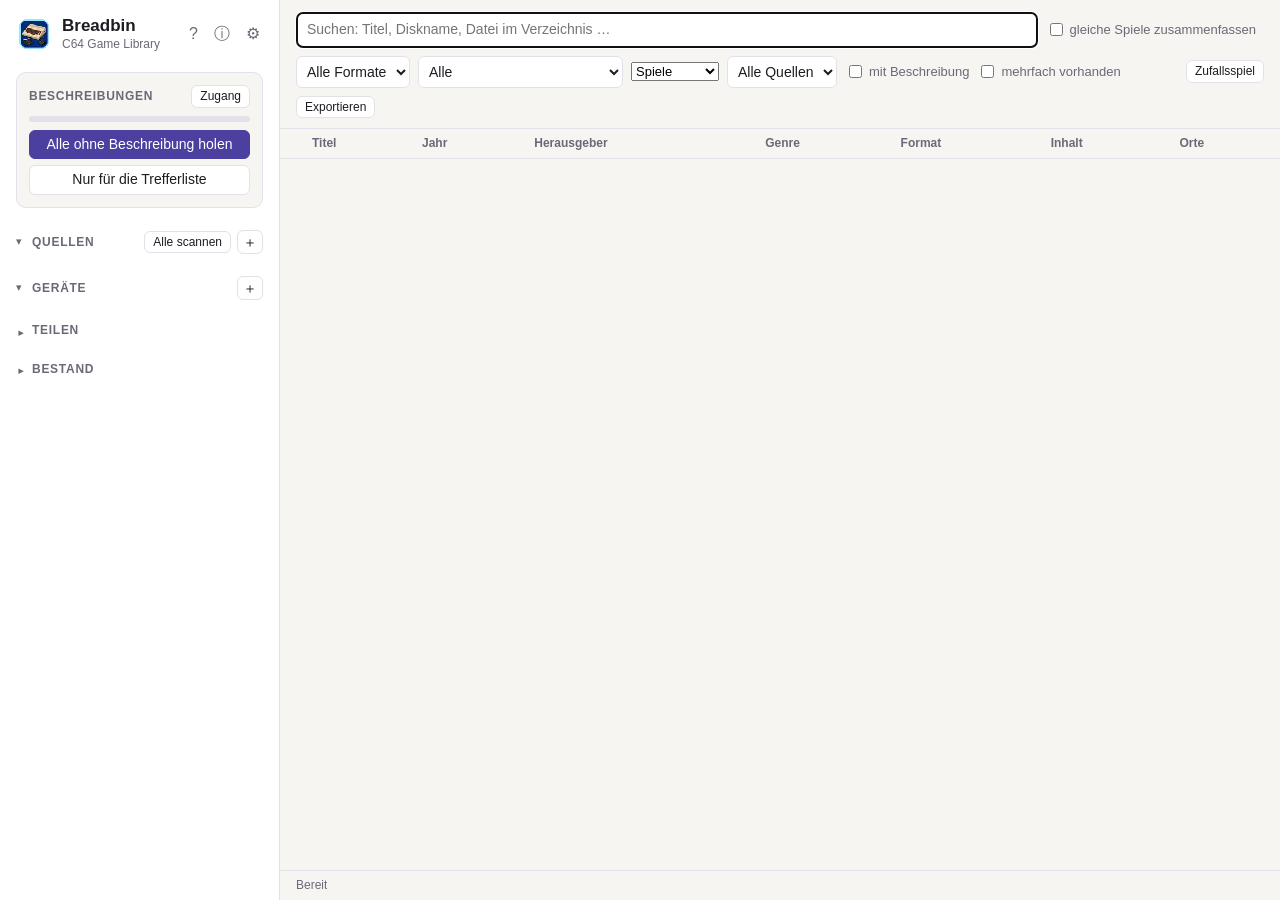
<file: ui/index.html>
<!doctype html>
<html lang="de">
<head>
  <meta charset="utf-8">
  <meta name="viewport" content="width=device-width, initial-scale=1">
  <title>Breadbin – C64 Game Library</title>
  <link rel="stylesheet" href="style.css">
</head>
<body>
  <aside id="sidebar">
    <header class="brand">
      <img src="icon.png" alt="" width="36" height="36">
      <h1>Breadbin <span class="tagline">C64 Game Library</span></h1>
      <button id="btn-help" class="icon-btn" title="Anleitung" aria-label="Anleitung">?</button>
      <button id="btn-about" class="icon-btn" title="Über Breadbin" aria-label="Über Breadbin">ⓘ</button>
      <button id="btn-settings" class="icon-btn" title="Einstellungen: Sprache, ScreenScraper-Zugang" aria-label="Einstellungen">⚙</button>
    </header>
    <section class="card" id="ss-card">
      <div class="section-head">
        <h2>Beschreibungen</h2>
        <button class="small open-settings" title="Zugang zu ScreenScraper einrichten">Zugang</button>
      </div>
      <div class="progress" aria-hidden="true"><div class="bar" id="ss-bar"></div></div>
      <p id="ss-progress-text" class="meta"></p>
      <p id="scraper-state" class="meta"></p>
      <div class="stack">
        <button id="btn-scrape-all" class="primary" title="Alle Einträge ohne Beschreibung bei ScreenScraper nachschlagen">Alle ohne Beschreibung holen</button>
        <button id="btn-scrape-list" title="Beschreibungen und Bilder für alle Einträge der aktuellen Trefferliste holen">Nur für die Trefferliste</button>
      </div>
    </section>
    <section class="side" data-key="sources">
      <div class="section-head">
        <button class="fold" aria-expanded="true"><span class="chev">▾</span><h2>Quellen</h2><span class="count" id="sources-count"></span></button>
        <button id="btn-scan-all" class="small" title="Alle Quellen nacheinander scannen">Alle scannen</button>
        <button id="btn-add" class="small icon" title="Ordner oder Netzlaufwerk hinzufügen" aria-label="Ordner oder Netzlaufwerk hinzufügen">＋</button>
      </div>
      <div class="section-body"><ul id="sources" class="rows"></ul></div>
    </section>
    <section class="side" data-key="devices">
      <div class="section-head">
        <button class="fold" aria-expanded="true"><span class="chev">▾</span><h2>Geräte</h2><span class="count" id="devices-count"></span></button>
        <button id="btn-add-device" class="small icon" title="Ultimate 64, C64 Ultimate, 1541 Ultimate II+, BMC64, BMX oder TeensyROM hinzufügen" aria-label="Gerät hinzufügen">＋</button>
      </div>
      <div class="section-body"><ul id="devices" class="rows list"></ul></div>
    </section>
    <section class="side collapsed" data-key="share">
      <div class="section-head">
        <button class="fold" aria-expanded="false"><span class="chev">▾</span><h2>Teilen</h2><span class="count" id="share-count"></span></button>
      </div>
      <div class="section-body">
        <p class="meta">Selbst geschriebene Angaben und eigene Bilder als Datei weitergeben oder die Datei eines anderen einlesen. Von ScreenScraper Übernommenes bleibt draußen.</p>
        <div class="stack">
          <button id="btn-share-export" title="Selbst geschriebene Angaben und eigene Bilder als Austauschdatei speichern">Austauschdatei speichern …</button>
          <button id="btn-share-import" title="Austauschdatei eines anderen einlesen; eigene Angaben bleiben unangetastet">Austauschdatei einlesen …</button>
        </div>
        <h4 class="share-sub">Gemeinschaftsdatenbank <a href="#" id="community-web" class="small-link" hidden title="Statistik und Suche der Gemeinschaftsdaten im Browser öffnen">im Web ansehen</a></h4>
        <div class="stack">
          <button id="btn-community-update" title="Den aktuellen Stand der Gemeinschaftsdatenbank herunterladen und einlesen (Adresse in den Einstellungen)">Gemeinschaftsdaten aktualisieren</button>
          <button id="btn-community-submit" hidden title="Selbst geschriebene Angaben direkt an den Server der Gemeinschaftsdatenbank schicken; dort werden sie geprüft">Beitrag einsenden …</button>
          <button id="btn-community-contribute" title="Selbst geschriebene Angaben im Aufbau der Gemeinschaftsdatenbank in einen Ordner schreiben, z. B. in die Arbeitskopie eines Forks – dann per Pull Request einreichen">Beitrag vorbereiten …</button>
        </div>
      </div>
    </section>
    <section class="side collapsed" data-key="stats">
      <div class="section-head">
        <button class="fold" aria-expanded="false"><span class="chev">▾</span><h2>Bestand</h2><span class="count" id="stats-count"></span></button>
      </div>
      <div class="section-body"><div id="stats"></div>
        <div class="stats-buttons">
          <button id="btn-statistics" class="small" title="Jahrzehnte, Genres, Herausgeber, Bewertungen und Starts der eigenen Sammlung">Statistik …</button>
          <button id="btn-cleanup" class="small" title="Doppelte Dateien, beschädigte Abbilder und Einträge ohne Angaben im Überblick">Aufräumen …</button>
        </div></div>
    </section>
  </aside>
  <div class="splitter" id="split-sidebar" title="Ziehen: Breite ändern · Doppelklick: zurücksetzen"></div>

  <dialog id="settings">
    <form method="dialog" id="settings-form">
      <h3>Einstellungen</h3>
      <label>Sprache der Oberfläche
        <select id="ui-language">
          <option value="auto">Automatisch (Systemsprache)</option>
          <option value="de" translate="no">Deutsch</option>
          <option value="en" translate="no">English</option>
        </select>
      </label>
      <p class="meta">Wird nach dem Speichern sofort übernommen.</p>
      <label>Suche starten
        <select id="search-mode">
          <option value="type">beim Tippen</option>
          <option value="enter">erst mit Enter</option>
        </select>
      </label>
      <p class="meta">Bei sehr großen Sammlungen oder langsamen Rechnern sucht „erst mit Enter“ nicht nach jedem Buchstaben.</p>
      <label class="inline"><input type="checkbox" id="keep-awake">
        Rechner während Scan und Abruf nicht einschlafen lassen (Bildschirm darf aus)</label>
      <label>Bevorzugte Quelle für Angaben
        <select id="preferred-source">
          <option value="community">Gemeinschaft (Austauschdateien)</option>
          <option value="screenscraper">ScreenScraper</option>
        </select>
      </label>
      <p class="meta">Selbst eingetragene Angaben gehen immer vor. Die bevorzugte Quelle ersetzt beim Einlesen bzw. Abrufen die andere; die andere füllt nur Lücken.</p>
      <label>Gemeinschaftsdaten von
        <select id="community-src">
          <option value="std">Breadbin-Server (8bitcavern.de)</option>
          <option value="own">Eigener Server …</option>
        </select>
      </label>
      <label id="community-url-row" hidden>Adresse der Gemeinschaftsdaten <input id="community-url" autocomplete="off" spellcheck="false" placeholder="https://…/breadbin-db.zip"></label>
      <label>Beiträge einsenden an
        <select id="submit-src">
          <option value="std">Breadbin-Server (8bitcavern.de)</option>
          <option value="own">Eigener Server …</option>
          <option value="off">Nicht einsenden</option>
        </select>
      </label>
      <label id="submit-url-row" hidden>Adresse für Beiträge <input id="submit-url" autocomplete="off" spellcheck="false" placeholder="https://…/beitrag.php"></label>
      <label class="inline"><input type="checkbox" id="community-auto">
        Gemeinschaftsdaten beim Start selbst aktualisieren (höchstens einmal pro Woche)</label>
      <label class="inline"><input type="checkbox" id="update-check">
        Beim Start nach neuen Breadbin-Fassungen sehen (8bitcavern.de)</label>
      <label class="inline"><input type="checkbox" id="auto-title">
        Nach dem Starten ein Titelbild aufnehmen, wenn das Spiel noch keines hat</label>
      <label>Wartezeit bis zur Aufnahme in Sekunden <input type="number" id="auto-title-delay" min="5" max="180" step="5"></label>
      <p class="meta">Nur Ultimate 64 und C64 Ultimate mit Netzwerkkabel. Das Bild wird als eigenes Titelbild gespeichert und lässt sich in den Details ersetzen.</p>
      <h4>Emulatoren (freiwillig)</h4>
      <p class="meta">Spiele auch ohne Ultimate auf dem Rechner starten, etwa mit VICE (x64sc) oder Denise. Breadbin legt dafür eine Kopie im Datenordner ab; was ein Spiel auf seine Diskette speichert, bleibt dort erhalten. Jeder Emulator erscheint in den Details als eigener Eintrag in der Geräteauswahl.</p>
      <div id="emu-list"></div>
      <div class="emu-buttons">
        <button type="button" id="btn-emu-find">Emulatoren suchen</button>
        <button type="button" id="btn-emu-add">Emulator hinzufügen</button>
      </div>
      <p class="meta">{file} steht für die Spieldatei. Die Vorgabe passt für VICE und Denise; bei Spielen mit mehreren Disketten bekommt VICE eine Wechselliste (nächste Diskette: „Fliplist“ im VICE-Menü, meist Alt+N).</p>
      <h4>ScreenScraper (freiwillig)</h4>
      <p class="meta">
        Zusätzliche Beschreibungen, Genres und Bilder von ScreenScraper.fr. Dafür brauchst du ein
        kostenloses Benutzerkonto: <a href="#" data-url="https://www.screenscraper.fr/membreinscription.php">dort registrieren</a>.
        Das Passwort wird im Schlüsselbund deines Systems gespeichert.
      </p>
      <label>Benutzername <input id="ss-user" autocomplete="username"></label>
      <label>Passwort <input id="ss-password" type="password" autocomplete="current-password"></label>
      <label class="inline"><input type="checkbox" id="ss-show-password"> Passwort anzeigen</label>
      <label>Sprache der Beschreibungen
        <select id="ss-language">
          <option value="de">Deutsch</option>
          <option value="en">Englisch</option>
          <option value="fr">Französisch</option>
          <option value="es">Spanisch</option>
          <option value="it">Italienisch</option>
        </select>
      </label>
      <label>Gleichzeitige Abfragen
        <select id="ss-threads">
          <option value="0">Automatisch (laut Konto, höchstens 4)</option>
          <option value="1">1</option><option value="2">2</option><option value="3">3</option><option value="4">4</option>
        </select>
      </label>
      <label class="inline"><input type="checkbox" id="ss-name-fallback">
        Ohne Treffer über die Prüfsumme auch über den Namen suchen (findet mehr, kann aber danebenliegen)</label>
      <fieldset id="ss-dev">
        <legend>Entwickler-Kennung</legend>
        <p class="meta">Wird für diese App einmal bei ScreenScraper beantragt. In fertigen Paketen ist sie
          schon enthalten; dann erscheinen diese Felder nicht.</p>
        <label>devid <input id="ss-devid" autocomplete="off"></label>
        <label>devpassword <input id="ss-devpassword" type="password" autocomplete="off"></label>
        <p class="meta">Programmname bei der Beantragung: <code id="ss-softname"></code></p>
      </fieldset>
      <p id="ss-result" class="meta"></p>
      <div class="dialog-buttons">
        <button type="button" id="ss-test">Zugang prüfen</button>
        <span class="spacer"></span>
        <button type="button" id="ss-close">Schließen</button>
        <button type="button" id="ss-save" class="primary">Speichern</button>
      </div>
    </form>
  </dialog>

  <main>
    <div id="toolbar">
     <div class="toolbar-row">
      <input id="search" type="search" placeholder="Suchen: Titel, Diskname, Datei im Verzeichnis …" autofocus>
      <label class="check" title="Verschiedene Dateien desselben Spiels (D64, CRT, Cracks …) als eine Zeile zeigen – über die ScreenScraper-Spielnummer und den bereinigten Titel"><input type="checkbox" id="group"> gleiche Spiele zusammenfassen</label>
      <span id="count"></span>
     </div>
     <div class="toolbar-row filters">
      <select id="format" title="Format">
        <option value="">Alle Formate</option>
        <option>D64</option><option>D71</option><option>D81</option><option>G64</option>
        <option>CRT</option><option>PRG</option><option>P00</option><option>T64</option><option>TAP</option>
      </select>
      <select id="view" title="Ansicht">
        <option value="">Alle</option>
        <option value="fav">★ Favoriten</option>
        <option value="recent">Zuletzt gestartet</option>
        <option value="most">Am häufigsten gestartet</option>
        <option value="shareable" title="Spiele mit selbst geschriebenen Angaben – sie kommen beim Teilen in die Austauschdatei">Selbst geschrieben (teilbar)</option>
        <option value="nometa" title="Einträge ohne Beschreibung: nicht erkannt oder noch nicht nachgeschlagen">Ohne Angaben</option>
        <option value="damaged" title="Abbilder, die beim Scan als beschädigt oder unbekannt aufgebaut erkannt wurden">Beschädigt / unbekannt</option>
      </select>
      <select id="kind-filter" title="Art: Spiele, Demos, Intros …">
        <option value="game">Spiele</option>
        <option value="">Alle Arten</option>
        <option value="demo">Demos</option>
        <option value="intro">Intros</option>
        <option value="music">Musik</option>
        <option value="diskmag">Diskmags</option>
        <option value="tool">Werkzeuge</option>
        <option value="graphics">Grafik</option>
      </select>
      <select id="source-filter" title="Nur Einträge aus dieser Quelle"><option value="">Alle Quellen</option></select>
      <label class="check"><input type="checkbox" id="only-meta"> mit Beschreibung</label>
      <label class="check"><input type="checkbox" id="only-dupes"> mehrfach vorhanden</label>
      <span class="spacer"></span>
      <button id="btn-random" class="small" title="Ein zufälliges Spiel aus den aktuellen Treffern zeigen (Taste Z)">Zufallsspiel</button>
      <button id="btn-export" class="small" title="Alle Treffer der aktuellen Suche als CSV-Datei speichern (z. B. für Excel)">Exportieren</button>
     </div>
    </div>
    <div id="content">
      <div id="list-wrap">
        <table id="list">
          <thead>
            <tr><th class="star-col" title="Favorit"></th><th data-sort="title">Titel</th><th data-sort="year">Jahr</th><th data-sort="publisher">Herausgeber</th><th data-sort="genre">Genre</th><th data-sort="format">Format</th><th>Inhalt</th><th data-sort="locations" title="Anzahl Speicherorte">Orte</th></tr>
          </thead>
          <tbody></tbody>
        </table>
        <p id="empty" hidden></p>
      </div>
      <div class="splitter" id="split-details" title="Ziehen: Breite ändern · Doppelklick: zurücksetzen" hidden></div>
      <section id="details" hidden></section>
    </div>
    <footer id="status">
      <span id="status-text">Bereit</span>
      <button id="btn-errors" class="link" hidden>Fehler anzeigen</button>
      <button id="btn-update" class="link" hidden></button>
      <span class="spacer"></span>
      <button id="btn-cancel" hidden>Abbrechen</button>
    </footer>
  </main>

  <dialog id="device-dialog" class="form-dialog">
    <form method="dialog">
      <h3 id="dev-title">Gerät</h3>
      <p class="meta">Ultimate 64, C64 Ultimate oder 1541 Ultimate II+ im Netzwerk. Nötig sind FTP und die
        REST-Schnittstelle („Web Remote Control Service“, ab Firmware 3.11).</p>
      <p class="meta">Oder BMC64 auf einem Raspberry Pi: im BMC64-Menü Netzwerk und „Web UI“ einschalten (ab BMC64 5.5.1).</p>
      <p class="meta">Oder BMX auf einem Raspberry Pi 4/5/400: im BMX-Menü „Remote API“ einschalten.</p>
      <p class="meta">Oder TeensyROM (ungetestet): am Gerät „Enable TCP Listener“ einschalten; Adresse von Hand eintragen.</p>
      <div class="dialog-buttons"><button type="button" id="dev-discover">Im Netz suchen</button></div>
      <ul id="dev-found" class="found"></ul>
      <label>Adresse (IP oder Name) <input id="dev-host" placeholder="192.168.1.64" autocomplete="off"></label>
      <label>Netzwerk-Passwort, BMC64-PIN bzw. BMX-Passwort (nur falls gesetzt)
        <input id="dev-password" type="password" autocomplete="off"></label>
      <div class="dialog-buttons"><button type="button" id="dev-probe">Verbinden und prüfen</button></div>
      <p id="dev-result" class="meta"></p>
      <label>Geräteart
        <select id="dev-kind">
          <option value="ultimate">Ultimate</option>
          <option value="bmc64">BMC64</option>
          <option value="bmx">BMX</option>
          <option value="teensyrom">TeensyROM (ungetestet)</option>
        </select></label>
      <label>Name <input id="dev-name" autocomplete="off"></label>
      <label>Startordner auf dem Gerät
        <input id="dev-upload" list="dev-drives" autocomplete="off"></label>
      <datalist id="dev-drives"></datalist>
      <p class="meta">Spiele, die nicht auf dem Gerät liegen, werden zum Starten dorthin kopiert.</p>
      <div class="dialog-buttons">
        <span class="spacer"></span>
        <button type="button" id="dev-close">Abbrechen</button>
        <button type="button" id="dev-save" class="primary">Speichern</button>
      </div>
    </form>
  </dialog>

  <dialog id="folder-dialog" class="form-dialog">
    <form method="dialog">
      <h3>Ordner auf dem Gerät als Quelle</h3>
      <p class="meta" id="folder-device"></p>
      <label>Ordner <input id="folder-path" placeholder="/USB0/Spiele" autocomplete="off"></label>
      <div class="browser">
        <div class="crumbs" id="folder-crumbs"></div>
        <ul id="folder-list"></ul>
      </div>
      <p class="meta">Der erste Scan lädt jede Datei einmal über das Netz (etwa 300 KB/s) – bei vollen
        Sticks dauert das Stunden. Spätere Scans lesen nur Geändertes.</p>
      <label class="inline"><input type="checkbox" id="folder-quick" checked>
        Schnellscan: Dateien, die mit gleichem Namen und gleicher Größe schon in einer anderen Quelle
        liegen, von dort übernehmen statt herunterladen. Viel schneller, kann aber bei gleich großen,
        verschiedenen Dateien danebenliegen (etwa ein D64 mit Spielstand). Solche Einträge sind gekennzeichnet.</label>
      <div class="dialog-buttons">
        <span class="spacer"></span>
        <button type="button" id="folder-close">Abbrechen</button>
        <button type="button" id="folder-add" class="primary">Hinzufügen und scannen</button>
      </div>
    </form>
  </dialog>

  <dialog id="info-dialog" class="form-dialog">
    <form method="dialog">
      <h3 id="info-title"></h3>
      <pre id="info-text"></pre>
      <div class="dialog-buttons"><span class="spacer"></span><button class="primary">Schließen</button></div>
    </form>
  </dialog>

  <dialog id="copy-dialog" class="form-dialog">
    <form method="dialog">
      <h3>Auf Gerät kopieren</h3>
      <p class="meta" id="copy-info"></p>
      <label>Gerät <select id="copy-device"></select></label>
      <label>Ordner auf dem Gerät <input id="copy-target" autocomplete="off" spellcheck="false"></label>
      <p class="meta">Die Dateien behalten ihren Namen. Im Menü des Ultimate findest du sie dann auch ohne Rechner.</p>
      <div class="dialog-buttons">
        <span class="spacer"></span>
        <button value="cancel" formnovalidate>Abbrechen</button>
        <button value="ok" class="primary">Kopieren</button>
      </div>
    </form>
  </dialog>

  <dialog id="statistics-dialog" class="form-dialog">
    <form method="dialog">
      <h3>Statistik</h3>
      <p class="meta">Gezählt werden verschiedene Inhalte, nicht Dateien. Jahr, Herausgeber und Genre wie in der Liste.</p>
      <div id="statistics-body"></div>
      <div class="dialog-buttons">
        <span class="spacer"></span>
        <button class="primary">Schließen</button>
      </div>
    </form>
  </dialog>

  <dialog id="cleanup-dialog" class="form-dialog">
    <form method="dialog">
      <h3>Aufräumen</h3>
      <p class="meta">Breadbin löscht nichts selbst. Die Übersicht führt zu Listen, die du durchgehen oder als CSV speichern kannst.</p>
      <div id="cleanup-body"></div>
      <div class="dialog-buttons">
        <span class="spacer"></span>
        <button class="primary">Schließen</button>
      </div>
    </form>
  </dialog>

  <dialog id="lists-dialog" class="form-dialog">
    <form method="dialog">
      <h3>Eigene Listen</h3>
      <p class="meta">Namen ändern sich beim Verlassen des Feldes. Löschen entfernt nur die Liste, nicht die Spiele.</p>
      <div id="lists-body"></div>
      <div class="list-row">
        <input id="lists-new" placeholder="Neue Liste …">
        <button type="button" id="lists-add" class="small">Anlegen</button>
      </div>
      <div class="dialog-buttons">
        <span class="spacer"></span>
        <button type="button" id="lists-close" class="primary">Fertig</button>
      </div>
    </form>
  </dialog>

  <dialog id="submit-dialog" class="form-dialog">
    <form id="submit-form">
      <h3>Beitrag einsenden</h3>
      <p class="meta" id="submit-info"></p>
      <label>Name für die Namensnennung (freiwillig) <input id="submit-name" autocomplete="nickname" maxlength="100"></label>
      <label>Hinweis an die Prüfenden (freiwillig) <textarea id="submit-hinweis" rows="3" maxlength="2000"></textarea></label>
      <label class="check"><input type="checkbox" id="submit-all"> Auch schon eingesandte Spiele noch einmal senden</label>
      <p class="meta">Mit dem Einsenden stimmst du zu, dass deine Angaben und Bilder unter CC BY-SA 4.0 veröffentlicht werden. Bitte nur Selbsterstelltes.</p>
      <div id="submit-gaps" hidden></div>
      <p id="submit-result" class="meta"></p>
      <div class="dialog-buttons">
        <span class="spacer"></span>
        <button type="button" id="submit-close">Abbrechen</button>
        <button type="button" id="submit-skip" hidden>Ohne diese senden</button>
        <button class="primary" id="submit-send">Einsenden</button>
      </div>
    </form>
  </dialog>

  <dialog id="pick-dialog" class="form-dialog">
    <form id="pick-form">
      <h3>Richtiges Spiel wählen</h3>
      <label>Name (in deiner Bibliothek und bei ScreenScraper) oder Spielnummer bei ScreenScraper
        <span class="pick-row"><input id="pick-query" autocomplete="off"><button class="primary">Suchen</button></span></label>
      <p class="meta" id="pick-count"></p>
      <ul id="pick-list"></ul>
      <div class="dialog-buttons"><span class="spacer"></span><button type="button" id="pick-close">Abbrechen</button></div>
    </form>
  </dialog>

  <dialog id="own-dialog" class="form-dialog">
    <form id="own-form">
      <h3 id="own-heading">Angaben selbst eintragen</h3>
      <p class="meta">Für Spiele, die ScreenScraper nicht kennt – etwa eigene Entwicklungen. Kein Abruf überschreibt sie.
        <span id="own-count"></span></p>
      <label>Titel <input id="own-title" autocomplete="off"></label>
      <div class="own-grid">
        <label>Jahr <input id="own-year" autocomplete="off" inputmode="numeric"></label>
        <label>Art <select id="own-kind">
          <option value="game">Spiel</option>
          <option value="demo">Demo</option>
          <option value="intro">Intro</option>
          <option value="music">Musik</option>
          <option value="diskmag">Diskmag</option>
          <option value="tool">Werkzeug</option>
          <option value="graphics">Grafik</option>
        </select></label>
        <label class="own-game">Spieler <input id="own-players" autocomplete="off" placeholder="1-2"></label>
        <label class="own-demo">Gruppe <input id="own-group" autocomplete="off"></label>
        <label>Herausgeber <input id="own-publisher" autocomplete="off"></label>
        <label>Entwickler <input id="own-developer" autocomplete="off" placeholder=""></label>
        <label class="own-demo">Party <input id="own-party" autocomplete="off" placeholder="X'2008"></label>
        <label class="own-demo">Platz <input id="own-place" autocomplete="off" inputmode="numeric" placeholder="1"></label>
      </div>
      <label class="own-game">Genre <input id="own-genres" autocomplete="off" placeholder="Action, Shoot'em Up"></label>
      <label>Beschreibung (Deutsch) <textarea id="own-synopsis" rows="5" lang="de"></textarea></label>
      <label>Beschreibung (Englisch) <textarea id="own-synopsis_en" rows="5" lang="en"></textarea></label>
      <p class="meta">Eine Sprache genügt; mit beiden lesen alle Breadbin-Nutzer den Text in ihrer Sprache.</p>
      <div id="own-images"></div>
      <div class="dialog-buttons">
        <button type="button" id="own-clear" class="danger">Eigene Angaben löschen</button>
        <span class="spacer"></span>
        <button type="button" id="own-close">Abbrechen</button>
        <button class="primary">Speichern</button>
      </div>
    </form>
  </dialog>

  <dialog id="propose-dialog" class="form-dialog">
    <form id="propose-form">
      <h3 id="propose-title">Vorschlag an ScreenScraper</h3>
      <p class="meta">Gesendet wird mit deinem ScreenScraper-Konto; die Moderatoren prüfen jeden Vorschlag, bevor er
        erscheint. Angehakt ist, was dort fehlt oder abweicht.</p>
      <div class="own-grid">
        <label>Region (für Name, Datum, Bilder)
          <select id="propose-region">
            <option value="wor">Welt</option><option value="eu">Europa</option><option value="us">USA</option>
            <option value="de">Deutschland</option><option value="uk">Großbritannien</option><option value="fr">Frankreich</option>
            <option value="jp">Japan</option>
          </select></label>
        <label>Sprache (für die Beschreibung)
          <select id="propose-lang">
            <option value="de">Deutsch</option><option value="en">Englisch</option><option value="fr">Französisch</option>
            <option value="es">Spanisch</option><option value="it">Italienisch</option>
          </select></label>
      </div>
      <div id="propose-fields"></div>
      <label>Quelle (optional: Webseite, Anleitung, eigene Arbeit …) <input id="propose-source" autocomplete="off"></label>
      <div id="propose-result" class="meta"></div>
      <div id="propose-log"></div>
      <div class="dialog-buttons">
        <span class="spacer"></span>
        <button type="button" id="propose-close">Schließen</button>
        <button id="propose-send" class="primary">Senden …</button>
      </div>
    </form>
  </dialog>


  <dialog id="help-dialog" class="form-dialog">
    <form method="dialog">
      <div class="help-head"><h3>Anleitung</h3><span class="spacer"></span><button class="primary">Schließen</button></div>
      <div id="help-body" class="help-body"></div>
    </form>
  </dialog>

  <dialog id="about-dialog" class="form-dialog">
    <form method="dialog">
      <div class="about-head">
        <img src="icon.png" alt="" width="72" height="72">
        <div>
          <h3>Breadbin</h3>
          <div class="meta">C64 Game Library · <span translate="no">Version <span id="about-version"></span></span></div>
          <div class="about-update"><button type="button" class="small" id="about-update">Nach neuer Fassung suchen</button>
            <span id="about-update-msg" class="meta" aria-live="polite"></span></div>
        </div>
      </div>
      <p>Breadbin erfasst C64-Spiele aus Ordnern, Netzlaufwerken und von Ultimate-Geräten, zeigt, was wo liegt,
        holt Beschreibungen und Bilder und startet Spiele auf einem Ultimate 64, einem C64 Ultimate oder einem
        1541 Ultimate II+. Der Name kommt vom Spitznamen des ersten C64-Gehäuses: „Brotkasten“.</p>
      <details class="about-versions">
        <summary>Versionsverlauf</summary>
        <div id="about-versions"></div>
      </details>
      <h4>Lizenz</h4>
      <p>Freie Software unter der <a href="#" data-url="https://www.gnu.org/licenses/gpl-3.0.html">GNU General Public
        License 3.0</a> oder neuer. Kostenlos, ohne Werbung, ohne Datensammlung.</p>
      <h4>Daten und Dank</h4>
      <ul class="about-list">
        <li>Beschreibungen und Bilder: <a href="#" data-url="https://www.screenscraper.fr">ScreenScraper.fr</a>
          (Creative Commons BY-NC-SA 4.0) – mit dem Konto des Nutzers abgerufen.</li>
        <li>Links zu <a href="#" data-url="https://csdb.dk">CSDb</a>, <a href="#" data-url="https://gb64.com">GameBase64</a>,
          <a href="#" data-url="https://www.lemon64.com">Lemon64</a> und <a href="#" data-url="https://www.c64-wiki.de">C64-Wiki</a>
          – es werden keine Daten von dort übernommen.</li>
        <li>Gebaut mit <a href="#" data-url="https://tauri.app">Tauri</a> und Rust; Datenbank SQLite (rusqlite),
          dazu ureq, zip, image, keyring und weitere freie Bibliotheken.</li>
        <li>Ultimate 64, C64 Ultimate und 1541 Ultimate II+ sind Produkte von Gideon's Logic; „Commodore 64“ ist
          eine Marke ihrer jeweiligen Inhaber. Breadbin ist mit keinem davon verbunden.</li>
      </ul>
      <p class="meta">© 2026 <a href="#" data-url="https://8bitcavern.de">8bitcavern.de</a> – Projektseite, Neuigkeiten und weitere C64-Projekte</p>
      <p class="meta">Kontakt: <a href="#" data-url="mailto:breadbin@8bitcavern.de" class="selectable" translate="no">breadbin@8bitcavern.de</a></p>
      <div class="dialog-buttons">
        <button type="button" id="about-data">Datenordner zeigen</button>
        <button type="button" id="about-backup" title="Datenbank mit Quellen, Geräten, eigenen Angaben, Listen, Notizen und Einstellungen samt allen Bildern als eine ZIP-Datei speichern">Bibliothek sichern …</button>
        <button type="button" id="about-restore" title="Eine Sicherung zurückspielen – ersetzt die jetzige Bibliothek">Sicherung zurückspielen …</button>
        <button type="button" id="about-help">Anleitung</button>
        <span class="spacer"></span>
        <button class="primary">Schließen</button>
      </div>
    </form>
  </dialog>

  <dialog id="zoom"><img alt=""></dialog>

  <script src="i18n.js"></script>
  <script src="versionen.js"></script>
  <script src="app.js"></script>
</body>
</html>
</file>
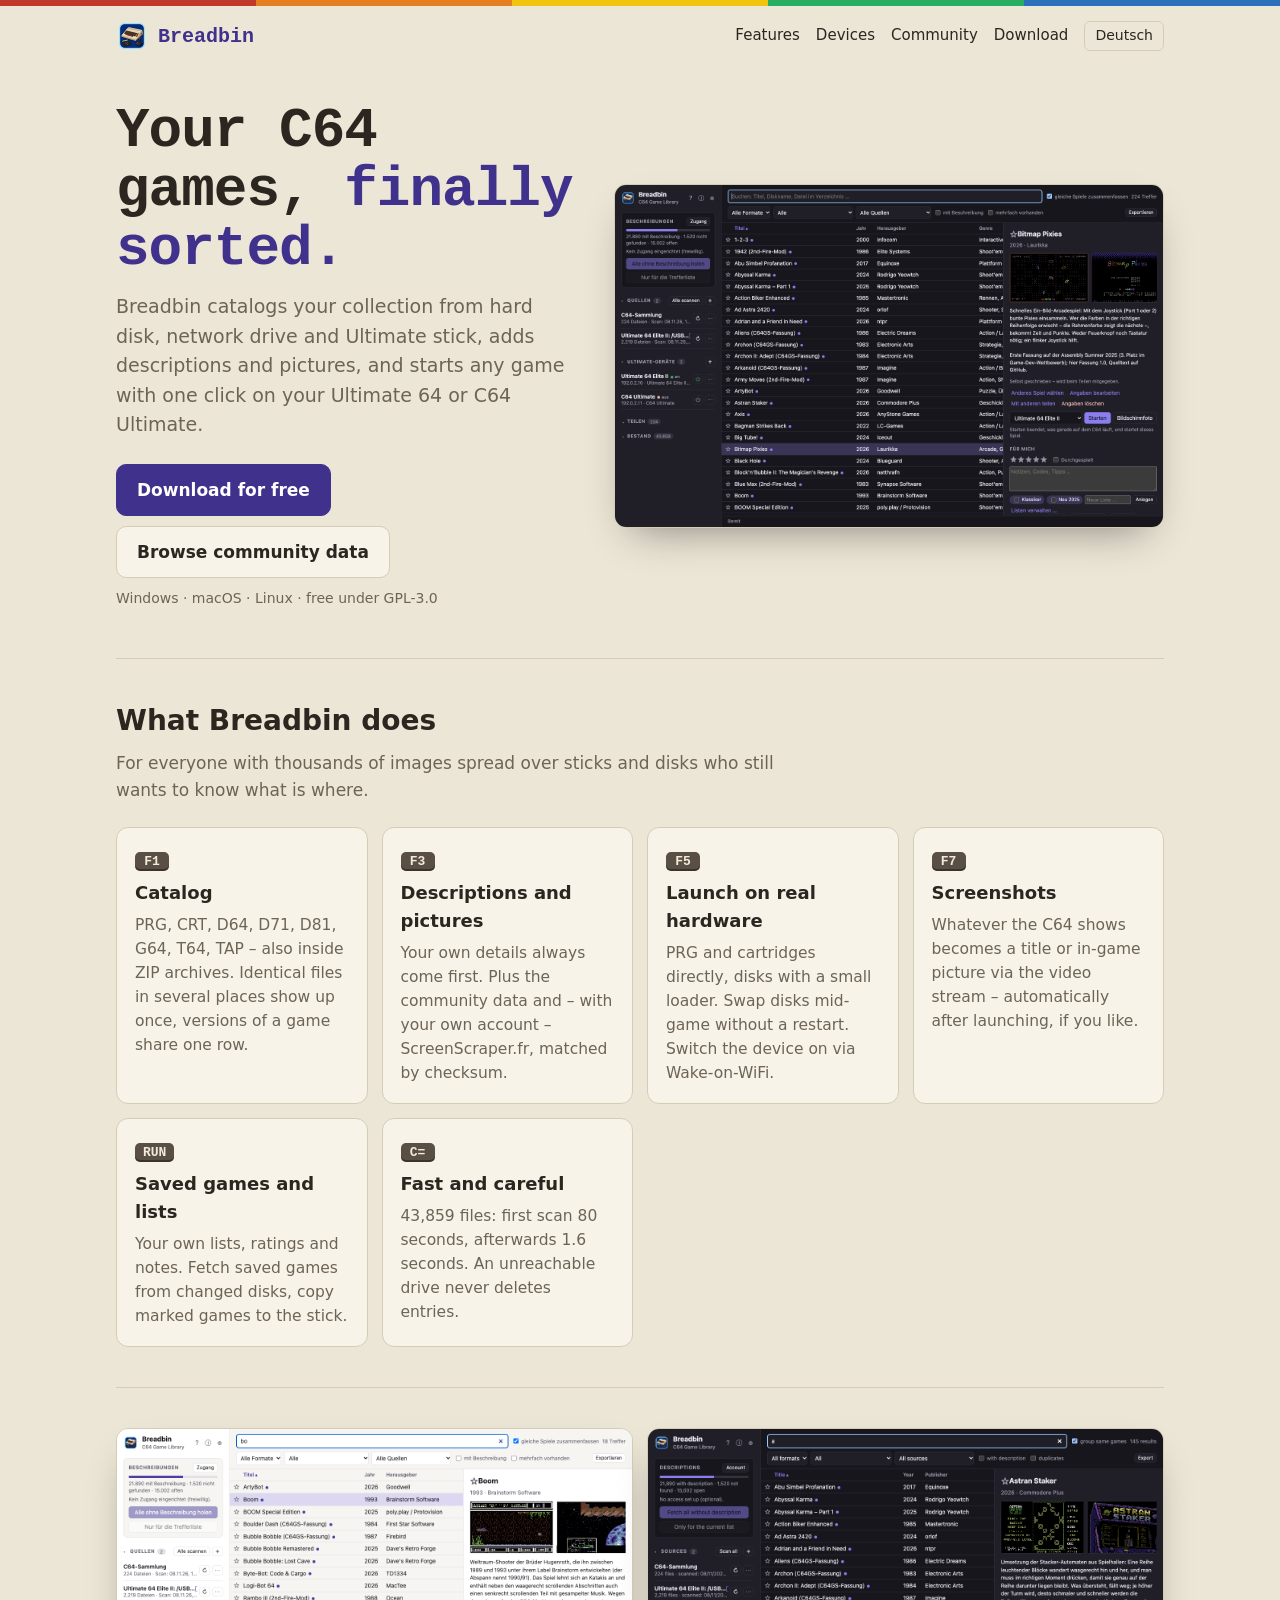
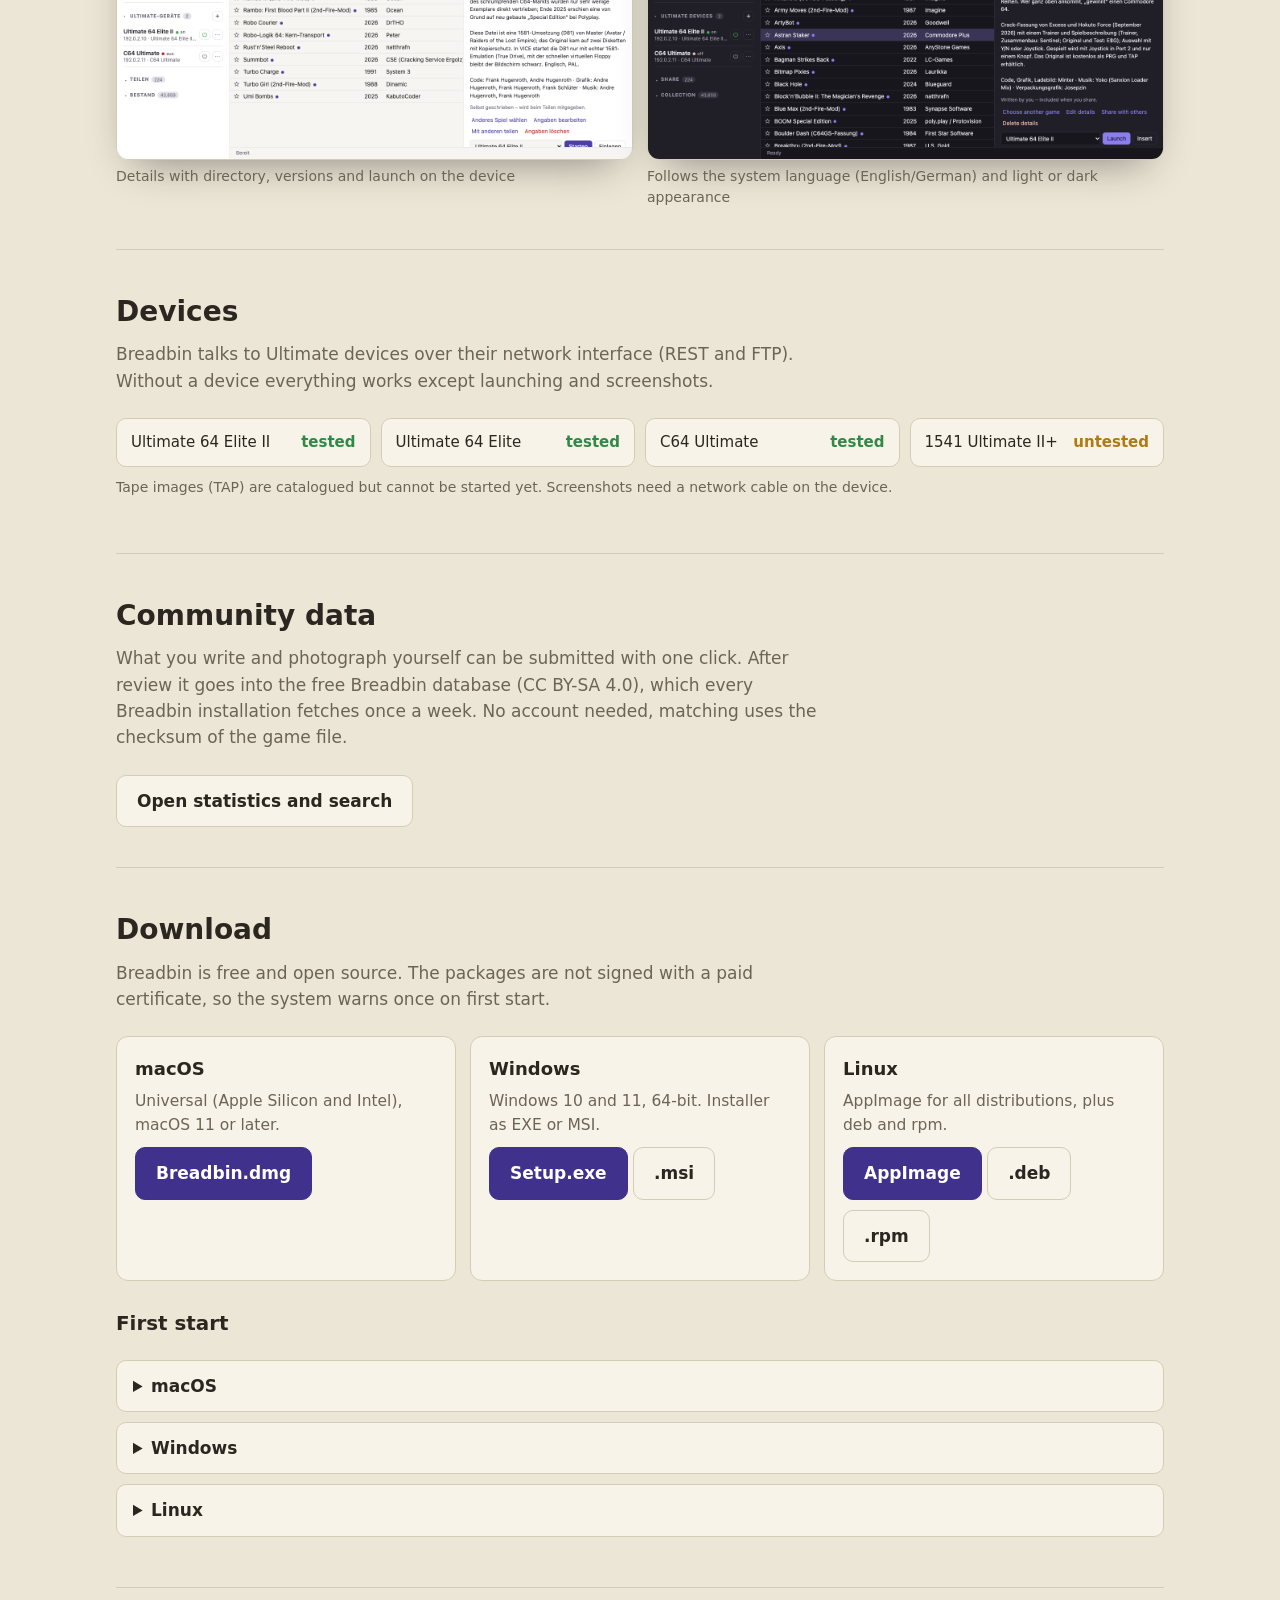
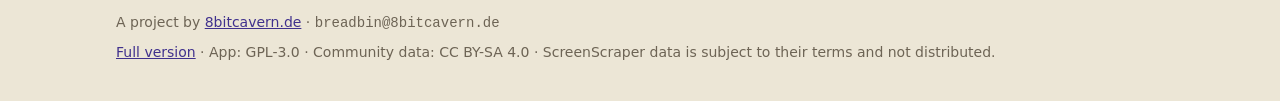
<file: website/schlicht/index.html>
<!doctype html>
<html lang="de">
<head>
<meta charset="utf-8">
<meta name="viewport" content="width=device-width,initial-scale=1">
<title>Breadbin – C64-Spielesammlung</title>
<meta name="description" content="Breadbin ist eine freie Desktop-App für Windows, macOS und Linux: C64-Spiele katalogisieren, beschreiben und direkt auf Ultimate 64, C64 Ultimate oder 1541 Ultimate II+ starten.">
<link rel="icon" href="../bilder/icon.png">
<style>
  /* Hell: Gehäusefarbe des Brotkastens. Dunkel: Startbildschirm des C64. Keine fremden Schriften, keine Zähler. */
  :root {
    --bg: #ece6d6; --panel: #f7f3e9; --line: #d5ccb5; --fg: #2b2620; --muted: #6d6455;
    --accent: #40318d; --accent-fg: #ffffff; --chip: #e2dac6; --key: #5a4f45; --key-fg: #f2ecdc;
    color-scheme: light;
  }
  @media (prefers-color-scheme: dark) {
    :root { --bg: #2c2370; --panel: #352a86; --line: #4b3fa3; --fg: #d4ceff; --muted: #a59ee6;
      --accent: #a99fff; --accent-fg: #221a5c; --chip: #41349a; --key: #1d1650; --key-fg: #d4ceff; color-scheme: dark; }
  }
  * { box-sizing: border-box; }
  body { margin: 0; background: var(--bg); color: var(--fg); font: 17px/1.55 system-ui, -apple-system, "Segoe UI", Roboto, sans-serif; }
  .stripe { height: 6px; background: linear-gradient(90deg, #c0392b 0 20%, #e67e22 20% 40%, #f1c40f 40% 60%, #27ae60 60% 80%, #2c6fbb 80%); }
  .wrap { max-width: 1080px; margin: 0 auto; padding-left: max(16px, env(safe-area-inset-left)); padding-right: max(16px, env(safe-area-inset-right)); }
  .mono { font-family: ui-monospace, "SF Mono", Menlo, Consolas, monospace; }
  nav { display: flex; align-items: center; justify-content: space-between; gap: 12px; padding-block: 14px; flex-wrap: wrap; }
  .brand { display: flex; align-items: center; gap: 10px; font: 700 20px ui-monospace, "SF Mono", Menlo, Consolas, monospace; color: var(--accent); text-decoration: none; }
  .brand img { width: 32px; height: 32px; }
  nav .links { display: flex; gap: 16px; flex-wrap: wrap; align-items: center; font-size: 15px; }
  nav a { color: var(--fg); text-decoration: none; }
  nav a:hover { color: var(--accent); }
  .lang { background: none; border: 1px solid var(--line); color: var(--fg); border-radius: 6px; padding: 3px 10px; cursor: pointer; font: inherit; font-size: 14px; }
  .hero { display: grid; grid-template-columns: 1fr 1.2fr; gap: 40px; align-items: center; padding-block: 36px 48px; }
  .hero > * { min-width: 0; }
  h1 { font: 700 clamp(34px, 6vw, 56px)/1.05 ui-monospace, "SF Mono", Menlo, Consolas, monospace; margin: 0 0 14px; letter-spacing: -1px; text-wrap: balance; }
  h1 span { color: var(--accent); }
  .lede { font-size: 19px; color: var(--muted); margin: 0 0 24px; max-width: 46ch; }
  .cta { display: flex; flex-wrap: wrap; gap: 10px; }
  .btn { display: inline-flex; align-items: center; gap: 8px; padding: 12px 20px; border-radius: 10px; font-weight: 600; text-decoration: none; border: 1px solid var(--line); color: var(--fg); background: var(--panel); }
  .btn.primary { background: var(--accent); color: var(--accent-fg); border-color: var(--accent); }
  .meta { font-size: 14px; color: var(--muted); margin-top: 10px; }
  .shot { width: 100%; max-width: 100%; border-radius: 12px; border: 1px solid var(--line); box-shadow: 0 18px 40px -18px rgba(0,0,0,.45); display: block; }
  section { padding-block: 40px; border-top: 1px solid var(--line); }
  h2 { font-size: 28px; margin: 0 0 8px; text-wrap: balance; }
  .sub { color: var(--muted); margin: 0 0 24px; max-width: 65ch; }
  .grid { display: grid; grid-template-columns: repeat(auto-fit, minmax(240px, 1fr)); gap: 14px; }
  .card { background: var(--panel); border: 1px solid var(--line); border-radius: 12px; padding: 18px; min-width: 0; }
  .card h3 { margin: 0 0 6px; font-size: 18px; }
  .card p { margin: 0; color: var(--muted); font-size: 15.5px; }
  .key { display: inline-block; min-width: 34px; padding: 2px 8px; border-radius: 5px; background: var(--key); color: var(--key-fg);
    font: 600 13px ui-monospace, Menlo, monospace; text-align: center; box-shadow: inset 0 -2px 0 rgba(0,0,0,.35); margin-bottom: 8px; }
  .devices { display: grid; grid-template-columns: repeat(auto-fit, minmax(200px, 1fr)); gap: 10px; }
  .dev { display: flex; justify-content: space-between; gap: 10px; background: var(--panel); border: 1px solid var(--line); border-radius: 10px; padding: 12px 14px; font-size: 15px; }
  .ok { color: #2f8a46; font-weight: 600; } .open { color: #b07a12; font-weight: 600; }
  @media (prefers-color-scheme: dark) { .ok { color: #7be08f; } .open { color: #f0c46a; } }
  .shots2 { display: grid; grid-template-columns: repeat(auto-fit, minmax(300px, 1fr)); gap: 14px; }
  figure { margin: 0; } figcaption { font-size: 14px; color: var(--muted); margin-top: 6px; }
  .dl { display: grid; grid-template-columns: repeat(auto-fit, minmax(240px, 1fr)); gap: 14px; }
  .dl .card a { display: inline-block; margin-top: 10px; }
  details { background: var(--panel); border: 1px solid var(--line); border-radius: 10px; padding: 12px 16px; margin-bottom: 10px; }
  summary { cursor: pointer; font-weight: 600; }
  details p { margin: 10px 0 0; color: var(--muted); font-size: 15.5px; max-width: 75ch; }
  footer { border-top: 1px solid var(--line); padding-block: 24px 40px; font-size: 14px; color: var(--muted); display: flex; flex-wrap: wrap; gap: 8px 24px; justify-content: space-between; }
  a { color: var(--accent); }
  @media (max-width: 800px) { .hero { grid-template-columns: 1fr; padding-block: 20px 32px; } nav .links a.hide-s { display: none; } }
</style>
</head>
<body>
<div class="stripe"></div>
<div class="wrap">
  <nav>
    <a class="brand" href="#"><img src="../bilder/icon.png" alt="">Breadbin</a>
    <div class="links">
      <a href="#funktionen" class="hide-s" data-t="nav1">Funktionen</a>
      <a href="#geraete" class="hide-s" data-t="nav2">Geräte</a>
      <a href="#gemeinschaft" class="hide-s" data-t="nav3">Gemeinschaft</a>
      <a href="#download" data-t="nav4">Download</a>
      <button class="lang" id="lang" type="button">English</button>
    </div>
  </nav>

  <div class="hero">
    <div>
      <h1 data-t="h1">Deine C64-Spiele, <span>endlich sortiert.</span></h1>
      <p class="lede" data-t="lede">Breadbin katalogisiert deine Sammlung von Festplatte, Netzlaufwerk und Ultimate-Stick, ergänzt Beschreibungen und Bilder und startet jedes Spiel mit einem Klick auf deinem Ultimate 64 oder C64 Ultimate.</p>
      <div class="cta">
        <a class="btn primary" href="#download" data-t="cta1">Kostenlos herunterladen</a>
        <a class="btn" href="https://breadbindb.8bitcavern.de/" data-t="cta2">Gemeinschaftsdaten ansehen</a>
      </div>
      <div class="meta"><span data-t="meta">Windows · macOS · Linux · frei unter GPL-3.0</span><span id="ver"></span></div>
    </div>
    <img class="shot" src="../bilder/breadbin-hauptfenster.png" alt="Breadbin: Spieleliste mit Details, Titelbild und Spielszene" data-ta="alt1">
  </div>

  <section id="funktionen">
    <h2 data-t="f-h">Was Breadbin kann</h2>
    <p class="sub" data-t="f-sub">Für alle, die Tausende Abbilder auf Sticks und Platten verteilt haben und trotzdem wissen wollen, was wo liegt.</p>
    <div class="grid">
      <div class="card"><div class="key">F1</div><h3 data-t="c1h">Katalog</h3><p data-t="c1p">PRG, CRT, D64, D71, D81, G64, T64, TAP – auch in ZIP-Archiven. Gleiche Dateien an mehreren Orten erscheinen einmal, Fassungen eines Spiels in einer Zeile.</p></div>
      <div class="card"><div class="key">F3</div><h3 data-t="c2h">Beschreibungen und Bilder</h3><p data-t="c2p">Eigene Angaben gehen immer vor. Dazu die Gemeinschaftsdaten und – mit eigenem Konto – ScreenScraper.fr, zugeordnet über die Prüfsumme.</p></div>
      <div class="card"><div class="key">F5</div><h3 data-t="c3h">Starten auf echter Hardware</h3><p data-t="c3p">PRG und Module direkt, Disketten mit kleinem Lader. Diskwechsel mitten im Spiel, ohne Neustart. Gerät per Wake-on-WLAN einschalten.</p></div>
      <div class="card"><div class="key">F7</div><h3 data-t="c4h">Bildschirmfotos</h3><p data-t="c4p">Was der C64 gerade zeigt, wird per Videostrom zum Titelbild oder zur Spielszene – auf Wunsch automatisch nach dem Start.</p></div>
      <div class="card"><div class="key">RUN</div><h3 data-t="c5h">Spielstände und Listen</h3><p data-t="c5p">Eigene Listen, Bewertung, Notizen. Spielstände von geänderten Disketten zurückholen, markierte Spiele auf den Stick kopieren.</p></div>
      <div class="card"><div class="key">C=</div><h3 data-t="c6h">Schnell und schonend</h3><p data-t="c6p">43 859 Dateien: erster Scan 80 Sekunden, danach 1,6 Sekunden. Ein nicht erreichbares Laufwerk löscht nie Einträge.</p></div>
    </div>
  </section>

  <section>
    <div class="shots2">
      <figure><img class="shot" src="../bilder/breadbin-details.png" alt="" loading="lazy"><figcaption data-t="fig1">Details mit Verzeichnis, Fassungen und Start auf dem Gerät</figcaption></figure>
      <figure><img class="shot" src="../bilder/breadbin-dunkel.png" alt="" loading="lazy"><figcaption data-t="fig2">Folgt der Systemsprache (Deutsch/Englisch) und dem hellen oder dunklen Erscheinungsbild</figcaption></figure>
    </div>
  </section>

  <section id="geraete">
    <h2 data-t="g-h">Geräte</h2>
    <p class="sub" data-t="g-sub">Breadbin spricht mit den Ultimate-Geräten über ihre Netzwerkschnittstelle (REST und FTP). Ohne Gerät funktioniert alles außer Starten und Bildschirmfotos.</p>
    <div class="devices">
      <div class="dev"><span>Ultimate 64 Elite II</span><span class="ok" data-t="ok">geprüft</span></div>
      <div class="dev"><span>Ultimate 64 Elite</span><span class="ok" data-t="ok">geprüft</span></div>
      <div class="dev"><span>C64 Ultimate</span><span class="ok" data-t="ok">geprüft</span></div>
      <div class="dev"><span>1541 Ultimate II+</span><span class="open" data-t="untested">ungetestet</span></div>
    </div>
    <p class="meta" data-t="g-note">Bandabbilder (TAP) werden katalogisiert, lassen sich aber noch nicht starten. Bildschirmfotos brauchen ein Netzwerkkabel am Gerät.</p>
  </section>

  <section id="gemeinschaft">
    <h2 data-t="k-h">Gemeinschaftsdaten</h2>
    <p class="sub" data-t="k-sub">Was du selbst schreibst und fotografierst, kannst du mit einem Klick einsenden. Nach einer Prüfung landet es in der freien Breadbin-Datenbank (CC BY-SA 4.0), die sich jede Breadbin-Installation einmal pro Woche holt. Kein Konto nötig, zugeordnet wird über die Prüfsumme der Spieldatei.</p>
    <a class="btn" href="https://breadbindb.8bitcavern.de/" data-t="k-btn">Statistik und Suche öffnen</a>
  </section>

  <section id="download">
    <h2 data-t="d-h">Download</h2>
    <p class="sub" data-t="d-sub">Breadbin ist kostenlos und quelloffen. Die Pakete sind nicht mit einem bezahlten Zertifikat signiert, deshalb warnt das System beim ersten Start einmal.</p>
    <div class="dl">
      <div class="card"><h3>macOS</h3><p data-t="d-mac">Universal (Apple Silicon und Intel), macOS 11 oder neuer.</p><a class="btn primary" href="https://breadbindb.8bitcavern.de/dl.php?f=Breadbin_universal.dmg" data-dl="dmg">Breadbin.dmg</a></div>
      <div class="card"><h3>Windows</h3><p data-t="d-win">Windows 10 und 11, 64 Bit. Installer als EXE oder MSI.</p><a class="btn primary" href="https://breadbindb.8bitcavern.de/dl.php?f=Breadbin_x64-setup.exe" data-dl="exe">Setup.exe</a> <a class="btn" href="https://breadbindb.8bitcavern.de/dl.php?f=Breadbin_x64_en-US.msi" data-dl="msi">.msi</a></div>
      <div class="card"><h3>Linux</h3><p data-t="d-lin">AppImage für alle Distributionen, dazu deb und rpm.</p><a class="btn primary" href="https://breadbindb.8bitcavern.de/dl.php?f=Breadbin_amd64.AppImage" data-dl="appimage">AppImage</a> <a class="btn" href="https://breadbindb.8bitcavern.de/dl.php?f=Breadbin_amd64.deb" data-dl="deb">.deb</a> <a class="btn" href="https://breadbindb.8bitcavern.de/dl.php?f=Breadbin.x86_64.rpm" data-dl="rpm">.rpm</a></div>
    </div>
    <h3 style="margin-top:28px" data-t="faq-h">Erster Start</h3>
    <details><summary>macOS</summary><p data-t="faq-mac">Meldung „Breadbin“ nicht geöffnet mit „Fertig“ schließen. Ab macOS 15: Systemeinstellungen → Datenschutz &amp; Sicherheit → ganz unten „Dennoch öffnen“. Bis macOS 14: Rechtsklick auf die App → „Öffnen“. Danach den Zugriff aufs lokale Netzwerk erlauben, sonst sind keine Ultimate-Geräte erreichbar.</p></details>
    <details><summary>Windows</summary><p data-t="faq-win">SmartScreen „Der Computer wurde durch Windows geschützt“ → „Weitere Informationen“ → „Trotzdem ausführen“.</p></details>
    <details><summary>Linux</summary><p data-t="faq-lin">AppImage ausführbar machen (chmod +x Breadbin_*.AppImage) oder das deb- bzw. rpm-Paket installieren.</p></details>
  </section>

  <footer>
    <div><span data-t="foot1">Ein Projekt von</span> <a href="https://8bitcavern.de">8bitcavern.de</a> · <span class="mono">breadbin@8bitcavern.de</span></div>
    <div><a href="../" data-t="foot3">Ausführliche Fassung</a> · <span data-t="foot2">Programm: GPL-3.0 · Gemeinschaftsdaten: CC BY-SA 4.0 · ScreenScraper-Daten unterliegen deren Bedingungen und werden nicht mitgeliefert.</span></div>
  </footer>
</div>
<script>
"use strict";
const EN = {
  nav1: "Features", nav2: "Devices", nav3: "Community", nav4: "Download",
  h1: "Your C64 games, <span>finally sorted.</span>",
  lede: "Breadbin catalogs your collection from hard disk, network drive and Ultimate stick, adds descriptions and pictures, and starts any game with one click on your Ultimate 64 or C64 Ultimate.",
  cta1: "Download for free", cta2: "Browse community data", meta: "Windows · macOS · Linux · free under GPL-3.0",
  "f-h": "What Breadbin does", "f-sub": "For everyone with thousands of images spread over sticks and disks who still wants to know what is where.",
  c1h: "Catalog", c1p: "PRG, CRT, D64, D71, D81, G64, T64, TAP – also inside ZIP archives. Identical files in several places show up once, versions of a game share one row.",
  c2h: "Descriptions and pictures", c2p: "Your own details always come first. Plus the community data and – with your own account – ScreenScraper.fr, matched by checksum.",
  c3h: "Launch on real hardware", c3p: "PRG and cartridges directly, disks with a small loader. Swap disks mid-game without a restart. Switch the device on via Wake-on-WiFi.",
  c4h: "Screenshots", c4p: "Whatever the C64 shows becomes a title or in-game picture via the video stream – automatically after launching, if you like.",
  c5h: "Saved games and lists", c5p: "Your own lists, ratings and notes. Fetch saved games from changed disks, copy marked games to the stick.",
  c6h: "Fast and careful", c6p: "43,859 files: first scan 80 seconds, afterwards 1.6 seconds. An unreachable drive never deletes entries.",
  fig1: "Details with directory, versions and launch on the device", fig2: "Follows the system language (English/German) and light or dark appearance",
  "g-h": "Devices", "g-sub": "Breadbin talks to Ultimate devices over their network interface (REST and FTP). Without a device everything works except launching and screenshots.",
  ok: "tested", untested: "untested", "g-note": "Tape images (TAP) are catalogued but cannot be started yet. Screenshots need a network cable on the device.",
  "k-h": "Community data", "k-sub": "What you write and photograph yourself can be submitted with one click. After review it goes into the free Breadbin database (CC BY-SA 4.0), which every Breadbin installation fetches once a week. No account needed, matching uses the checksum of the game file.",
  "k-btn": "Open statistics and search",
  "d-h": "Download", "d-sub": "Breadbin is free and open source. The packages are not signed with a paid certificate, so the system warns once on first start.",
  "d-mac": "Universal (Apple Silicon and Intel), macOS 11 or later.", "d-win": "Windows 10 and 11, 64-bit. Installer as EXE or MSI.", "d-lin": "AppImage for all distributions, plus deb and rpm.",
  "faq-h": "First start",
  "faq-mac": "Close the message “Breadbin” not opened with “Done”. macOS 15 and later: System Settings → Privacy & Security → scroll down → “Open Anyway”. Up to macOS 14: right-click the app → “Open”. Then allow access to the local network, otherwise no Ultimate device can be reached.",
  "faq-win": "SmartScreen “Windows protected your PC” → “More info” → “Run anyway”.",
  "faq-lin": "Make the AppImage executable (chmod +x Breadbin_*.AppImage) or install the deb or rpm package.",
  foot1: "A project by", foot3: "Full version", foot2: "App: GPL-3.0 · Community data: CC BY-SA 4.0 · ScreenScraper data is subject to their terms and not distributed.",
  alt1: "Breadbin: game list with details, title picture and in-game picture",
};
let lang = (navigator.language || "de").slice(0, 2) === "de" ? "de" : "en";
try { lang = localStorage.getItem("lang") || lang; } catch { /* egal */ }
const orig = new Map();
function apply() {
  document.documentElement.lang = lang;
  document.querySelectorAll("[data-t]").forEach((el) => {
    if (!orig.has(el)) orig.set(el, el.innerHTML);
    el.innerHTML = lang === "en" && EN[el.dataset.t] ? EN[el.dataset.t] : orig.get(el);
  });
  document.querySelectorAll("[data-ta]").forEach((el) => {
    if (!el.dataset.de) el.dataset.de = el.alt;
    el.alt = lang === "en" ? EN[el.dataset.ta] : el.dataset.de;
  });
  document.getElementById("lang").textContent = lang === "en" ? "Deutsch" : "English";
}
document.getElementById("lang").addEventListener("click", () => {
  lang = lang === "en" ? "de" : "en";
  try { localStorage.setItem("lang", lang); } catch { /* egal */ }
  apply();
});
apply();
// Aktuelle Fassung aus der Datei, die auch die App beim Start liest (gleicher Webspace).
fetch("https://breadbindb.8bitcavern.de/version.json", { cache: "no-cache" }).then((r) => r.json()).then((v) => {
  document.getElementById("ver").textContent = ` · ${lang === "en" ? "version" : "Fassung"} ${v.version}`;
}).catch(() => {});
</script>
</body>
</html>
</file>
<file: ui/style.css>
:root {
  --bg: #f6f5f2;
  --panel: #ffffff;
  --text: #1d1c22;
  --muted: #6b6977;
  --line: #e2e0e8;
  --accent: #4b3fa0;
  --accent-text: #ffffff;
  --row-hover: #efedf7;
  --row-sel: #dcd8f2;
  /* Pepto-Palette: Blau und Hellblau des C64-Bildschirms */
  --c64-bg: #352879;
  --c64-fg: #6c5eb5;
  --danger: #b3261e;
  color-scheme: light;
}

@media (prefers-color-scheme: dark) {
  :root {
    --bg: #17161c;
    --panel: #201f27;
    --text: #e8e6ef;
    --muted: #9a97a8;
    --line: #34323e;
    --accent: #8b7ff0;
    --accent-text: #120f24;
    --row-hover: #2a2833;
    --row-sel: #3a3456;
    --danger: #f2b8b5;
    color-scheme: dark;
  }
}

* { box-sizing: border-box; }

html, body { height: 100%; margin: 0; }

body {
  display: flex;
  font: 14px/1.4 -apple-system, BlinkMacSystemFont, "Segoe UI", Ubuntu, Cantarell, sans-serif;
  background: var(--bg);
  color: var(--text);
  overflow: hidden;
}

button {
  font: inherit;
  padding: 4px 10px;
  border: 1px solid var(--line);
  border-radius: 6px;
  background: var(--panel);
  color: var(--text);
  cursor: pointer;
}
button:hover { border-color: var(--accent); }
button.primary { background: var(--accent); color: var(--accent-text); border-color: var(--accent); }
button.small { font-size: 12px; padding: 2px 8px; white-space: nowrap; }
button.icon-btn { border: none; background: none; font-size: 18px; padding: 2px 6px; color: var(--muted); }
button.icon-btn:hover { color: var(--accent); }
button.pill { font-size: 12px; padding: 2px 10px; border-radius: 999px; }
button:disabled { opacity: .5; cursor: default; }
button.link { border: none; background: none; color: var(--accent); padding: 0 4px; }
button.danger { color: var(--danger); }

/* ---------- Seitenleiste */
#sidebar {
  width: var(--sidebar-w, 280px);
  flex: none;
  padding: 16px;
  border-right: 1px solid var(--line);
  background: var(--panel);
  overflow-y: auto;
}
h1 { font-size: 17px; margin: 0; flex: 1; line-height: 1.15; }
.brand { display: flex; align-items: center; gap: 10px; margin: 0 0 20px; }
.brand img { flex: none; image-rendering: pixelated; }
#sidebar section + section { margin-top: 22px; }
.section-head { gap: 6px; }
.section-head h2 { flex: 1 0 auto; }
.section-head { flex-wrap: wrap; }
.stack { display: flex; flex-direction: column; gap: 6px; }
h2 { font-size: 12px; text-transform: uppercase; letter-spacing: .06em; color: var(--muted); margin: 0; }
.section-head { display: flex; justify-content: space-between; align-items: center; margin-bottom: 8px; }
#sources { list-style: none; margin: 0 0 10px; padding: 0; }
#sources li { padding: 8px 0; border-bottom: 1px solid var(--line); }
#sources .label { font-weight: 600; word-break: break-word; }
#sources .meta { font-size: 12px; color: var(--muted); word-break: break-all; }
#sources .actions { margin-top: 4px; display: flex; gap: 4px; }
#sources .empty { color: var(--muted); font-size: 13px; }
/* Quelle, die gerade gescannt wird */
#sources li.scanning { box-shadow: inset 3px 0 0 var(--accent); padding-left: 8px; }
#sources li.scanning [data-live] { color: var(--accent); font-variant-numeric: tabular-nums; }
.wide { width: 100%; }
.kind.quiet { color: var(--muted); border-color: var(--line); }
#stats { margin-top: 24px; font-size: 13px; color: var(--muted); }
#stats table { border-collapse: collapse; width: 100%; margin-top: 6px; }
#stats td { padding: 1px 0; }
#stats td:last-child { text-align: right; font-variant-numeric: tabular-nums; }

/* ---------- Ziehgriffe zwischen den Bereichen (Breite verstellbar) */
.splitter {
  flex: none; width: 6px; margin: 0 -3px; position: relative; z-index: 2;
  cursor: col-resize; background: transparent; transition: background .15s;
}
.splitter:hover, .splitter.dragging { background: var(--accent); opacity: .5; }
body.resizing { cursor: col-resize; user-select: none; }

/* ---------- Hauptbereich */
main { flex: 1; display: flex; flex-direction: column; min-width: 0; }
#toolbar { display: flex; flex-direction: column; gap: 8px; padding: 12px 16px 10px; border-bottom: 1px solid var(--line); }
.toolbar-row { display: flex; gap: 8px; align-items: center; flex-wrap: wrap; }
.toolbar-row.filters select { font-size: 13px; }
.web-links { display: flex; flex-wrap: wrap; gap: 6px; align-items: center; margin: 0 0 14px; }
#search {
  flex: 1; font: inherit; padding: 7px 10px;
  border: 1px solid var(--line); border-radius: 6px; background: var(--panel); color: var(--text);
}
#format { font: inherit; padding: 6px; border-radius: 6px; border: 1px solid var(--line); background: var(--panel); color: var(--text); }
#count { color: var(--muted); font-size: 13px; white-space: nowrap; }

#content { flex: 1; display: flex; min-height: 0; }
#list-wrap { flex: 1; overflow: auto; min-width: 0; }
#list { width: 100%; border-collapse: collapse; }
#list th {
  position: sticky; top: 0; background: var(--bg); text-align: left;
  font-size: 12px; color: var(--muted); font-weight: 600; padding: 6px 10px; border-bottom: 1px solid var(--line);
}
#list td { padding: 5px 10px; border-bottom: 1px solid var(--line); white-space: nowrap; overflow: hidden; text-overflow: ellipsis; max-width: 320px; }
#list tbody tr { cursor: pointer; }
#list tbody tr:hover { background: var(--row-hover); }
#list tbody tr.selected { background: var(--row-sel); }
#list td.num { text-align: right; font-variant-numeric: tabular-nums; }
.kind-badge { margin-left: 4px; font-weight: 500; }
.badge { display: inline-block; font-size: 11px; font-weight: 600; padding: 1px 6px; border-radius: 4px; background: var(--row-sel); }
#empty { color: var(--muted); padding: 24px 16px; }

/* ---------- Details */
#details {
  width: var(--details-w, 420px); flex: none; overflow-y: auto; padding: 16px;
  border-left: 1px solid var(--line); background: var(--panel);
}
#details h3 { margin: 0 0 4px; font-size: 18px; }
#details .sub { color: var(--muted); margin-bottom: 12px; }
#details dl { display: grid; grid-template-columns: max-content 1fr; gap: 3px 12px; margin: 0 0 14px; font-size: 13px; }
#details dt { color: var(--muted); }
#details dd { margin: 0; word-break: break-all; }
#details h4 { font-size: 12px; text-transform: uppercase; letter-spacing: .06em; color: var(--muted); margin: 18px 0 6px; }
.locations { list-style: none; padding: 0; margin: 0; font-size: 13px; }
.locations li { padding: 6px 0; border-bottom: 1px solid var(--line); word-break: break-all; }
.locations .src { font-weight: 600; }

/* C64-Verzeichnisanzeige */
.c64dir {
  background: var(--c64-bg); color: var(--c64-fg);
  font: 13px/1.35 ui-monospace, "SF Mono", Menlo, Consolas, "DejaVu Sans Mono", monospace;
  padding: 10px 12px; border: 10px solid var(--c64-fg); border-radius: 4px;
  white-space: pre; overflow-x: auto;
}
.c64dir .head { background: var(--c64-fg); color: var(--c64-bg); }

/* ---------- Statusleiste */
#status {
  display: flex; gap: 12px; align-items: center; justify-content: space-between;
  padding: 6px 16px; border-top: 1px solid var(--line); font-size: 12px; color: var(--muted);
}
#status-text { overflow: hidden; text-overflow: ellipsis; white-space: nowrap; }

/* ---------- Beschreibungen */
.block { margin-top: 22px; }
.block .wide { margin-top: 6px; }
button.secondary { background: var(--panel); color: var(--accent); border-color: var(--accent); }
.meta { font-size: 12px; color: var(--muted); }
#scraper-state { margin: 0 0 4px; }

.shots { display: flex; gap: 8px; margin: 8px 0 12px; overflow-x: auto; }
.shots img {
  height: 130px; border-radius: 4px; border: 1px solid var(--line);
  image-rendering: pixelated; background: #000; cursor: zoom-in;
}
.shots img.box { image-rendering: auto; }
.synopsis { font-size: 13px; line-height: 1.5; white-space: pre-line; margin: 0 0 12px; }
.meta-actions { display: flex; gap: 8px; align-items: center; margin: 4px 0 12px; flex-wrap: wrap; }
.credit { font-size: 11px; color: var(--muted); margin-top: 18px; }
.dot { display: inline-block; width: 7px; height: 7px; border-radius: 50%; background: var(--accent); margin-left: 6px; vertical-align: middle; }

/* großes Bild */
#zoom { border: none; padding: 0; background: transparent; max-width: 95vw; max-height: 95vh; }
#zoom::backdrop { background: rgba(0, 0, 0, .75); }
#zoom img { display: block; max-width: 95vw; max-height: 90vh; image-rendering: pixelated; }

/* Einstellungen */
dialog#settings, dialog.form-dialog {
  width: min(480px, 92vw); border: 1px solid var(--line); border-radius: 10px;
  background: var(--panel); color: var(--text); padding: 20px;
}
dialog#settings::backdrop, dialog.form-dialog::backdrop { background: rgba(0, 0, 0, .4); }
#settings h3, .form-dialog h3 { margin: 0 0 8px; }
#settings label, .form-dialog label { display: block; margin: 10px 0 0; font-size: 13px; }
#settings label[hidden] { display: none; }
#settings input, #settings select, .form-dialog input, .form-dialog select, .launch select {
  display: block; width: 100%; margin-top: 4px; font: inherit; padding: 6px 8px;
  border: 1px solid var(--line); border-radius: 6px; background: var(--bg); color: var(--text);
}
#settings fieldset { border: 1px solid var(--line); border-radius: 8px; margin: 14px 0 0; padding: 4px 12px 10px; }
#settings legend { font-size: 12px; color: var(--muted); padding: 0 4px; }
#settings a { color: var(--accent); }
.dialog-buttons { display: flex; gap: 8px; margin-top: 16px; }
.spacer { flex: 1; }
#ss-result.ok, #dev-result.ok { color: var(--accent); }
#ss-result.bad, #dev-result.bad { color: var(--danger); }
h1 .tagline { display: block; font-size: 12px; font-weight: 500; color: var(--muted); margin-top: 2px; }

/* Geräte und Start */
ul.list { list-style: none; margin: 0; padding: 0; }
#devices li { padding: 8px 0; border-bottom: 1px solid var(--line); }
#devices .label { font-weight: 600; }
#devices .actions, #sources .actions { margin-top: 4px; display: flex; gap: 4px; flex-wrap: wrap; }
#devices .empty { color: var(--muted); font-size: 13px; }
.kind { font-size: 10px; font-weight: 700; text-transform: uppercase; letter-spacing: .05em;
  color: var(--accent); border: 1px solid var(--accent); border-radius: 3px; padding: 0 4px; margin-left: 4px; vertical-align: middle; }
.launch { display: flex; gap: 6px; align-items: center; margin: 6px 0 14px; flex-wrap: wrap; }
.launch select { width: auto; flex: 1; min-width: 140px; margin: 0; }
.launch .hint { width: 100%; }
.launch [hidden], .disk-set [hidden], .variants-list [hidden] { display: none; }
.found { list-style: none; margin: 6px 0 0; padding: 0; }
.found li { padding: 6px 8px; border: 1px solid var(--line); border-radius: 6px; margin-top: 4px; cursor: pointer; font-size: 13px; }
.found li:hover { border-color: var(--accent); }
.status { font-size: 11px; color: var(--muted); margin-left: 6px; font-weight: 500; }
.status::before { content: ""; display: inline-block; width: 7px; height: 7px; border-radius: 50%; margin-right: 4px; background: var(--muted); vertical-align: middle; }
.status.on::before { background: #3fae5a; }
.status.off::before { background: var(--danger); }

#source-filter { font: inherit; padding: 6px; border-radius: 6px; border: 1px solid var(--line); background: var(--panel); color: var(--text); max-width: 200px; }
label.check { font-size: 13px; color: var(--muted); white-space: nowrap; display: flex; align-items: center; gap: 4px; }
#list th[data-sort] { cursor: pointer; user-select: none; }
#list th[data-sort]:hover { color: var(--text); }
#list th.sorted { color: var(--accent); }
#list th.sorted::after { content: " ▲"; font-size: 9px; }
#list th.sorted.desc::after { content: " ▼"; }
#toolbar { flex-wrap: wrap; }
#search { min-width: 220px; }

/* Ordnerauswahl auf dem Gerät */
.browser { border: 1px solid var(--line); border-radius: 6px; margin-top: 8px; }
.crumbs { padding: 6px 8px; border-bottom: 1px solid var(--line); font-size: 12px; }
.crumbs button { padding: 0 4px; border: none; background: none; color: var(--accent); }
#folder-list { list-style: none; margin: 0; padding: 0; max-height: 220px; overflow-y: auto; }
#folder-list li { padding: 5px 10px; cursor: pointer; font-size: 13px; }
#folder-list li:hover { background: var(--row-hover); }
#folder-list li.meta { cursor: default; }
#settings label.inline { display: flex; gap: 8px; align-items: flex-start; }
#settings label.inline input { width: auto; margin-top: 2px; }
#settings .emu-buttons { display: flex; flex-wrap: wrap; gap: 8px; margin-top: 8px; }
#settings .emu-row { display: flex; flex-direction: column; gap: 6px; padding: 8px 0; border-bottom: 1px solid var(--line); }
#settings .emu-line { display: flex; gap: 8px; align-items: center; }
#settings .emu-line .emu-path { flex: 1 1 auto; min-width: 0; }
#settings .emu-line button { flex: 0 0 auto; white-space: nowrap; }
.warn { font-size: 12px; color: var(--danger); margin: -4px 0 10px; }
#info-text { max-height: 50vh; overflow: auto; font-size: 12px; white-space: pre-wrap; word-break: break-all;
  background: var(--bg); border: 1px solid var(--line); border-radius: 6px; padding: 8px; }
#status .spacer { flex: 1; }
#view { font: inherit; padding: 6px; border-radius: 6px; border: 1px solid var(--line); background: var(--panel); color: var(--text); }
.star-col { width: 22px; }
td.star, .star-btn { cursor: pointer; color: var(--muted); text-align: center; padding-right: 0 !important; }
td.star.on, .star-btn.on { color: #e3a21a; }
.star-btn { border: none; background: none; font-size: 20px; padding: 0 6px 0 0; vertical-align: -2px; }
details.more { position: relative; }
details.more summary { list-style: none; cursor: pointer; font-size: 13px; padding: 4px 10px; border: 1px solid var(--line);
  border-radius: 6px; background: var(--panel); }
details.more summary::-webkit-details-marker { display: none; }
details.more[open] summary { border-color: var(--accent); }
/* Menü klappt im Listeneintrag auf (die Seitenleiste würde ein schwebendes Menü abschneiden). */
details.more[open] { flex-basis: 100%; }
details.more[open] summary { display: inline-block; }
details.more .menu { display: flex; flex-wrap: wrap; gap: 4px; margin-top: 4px; }

/* Zusammengefasste Spiele: Zahl der Fassungen in der Liste, Auswahl in den Details */
.variants { margin-left: 4px; font-size: 11px; color: var(--muted); }
.variants-list { list-style: none; padding: 0; margin: 0 0 8px; display: grid; gap: 4px; }
.variants-list button {
  width: 100%; display: flex; flex-wrap: wrap; align-items: baseline; gap: 4px 8px; text-align: left;
  padding: 6px 8px; border: 1px solid var(--line); border-radius: 6px; background: transparent; color: var(--text);
  font: inherit; font-size: 13px; cursor: pointer;
}
.variants-list button:hover { background: var(--row-hover); }
.variants-list button.current { border-color: var(--accent); background: var(--row-sel); }
.variants-list .v-title { flex: 1 1 auto; min-width: 0; }

/* Spiel von Hand wählen */
dialog#pick-dialog { width: min(560px, 92vw); }
.pick-row { display: flex; gap: 6px; margin-top: 4px; }
.pick-row input { margin-top: 0 !important; flex: 1; }
#pick-count label.inline { display: flex; gap: 8px; align-items: center; margin: 0; }
#pick-count label.inline input { width: auto; margin: 0; }
#pick-list { list-style: none; margin: 8px 0 0; padding: 0; max-height: 50vh; overflow-y: auto; }
#pick-list li.meta { padding: 8px 4px; }
#pick-list button { display: block; width: 100%; text-align: left; margin-top: 4px; padding: 8px 10px;
  border: 1px solid var(--line); border-radius: 6px; background: var(--bg); color: var(--text); font: inherit; font-size: 13px; }
#pick-list button:hover { border-color: var(--accent); }
#pick-list .meta { display: block; margin-top: 2px; }
.hit-text { display: block; margin-top: 4px; font-size: 12px; color: var(--muted); }
#details h4 button.link { font-size: 12px; font-weight: 400; float: right; }

/* Mehrere markierte Zeilen */
.marked-actions button.primary { font-weight: 600; }
.marked-list { list-style: none; margin: 8px 0 0; padding: 0; font-size: 13px; }
.marked-list li { padding: 4px 0; border-bottom: 1px solid var(--line); }
#list tbody { user-select: none; -webkit-user-select: none; }

/* Eigene Angaben */
dialog#own-dialog { width: min(600px, 94vw); }
.own-grid { display: grid; grid-template-columns: 1fr 1fr; gap: 0 12px; }
.form-dialog textarea {
  display: block; width: 100%; margin-top: 4px; font: inherit; padding: 6px 8px; resize: vertical;
  border: 1px solid var(--line); border-radius: 6px; background: var(--bg); color: var(--text);
}
#own-images { display: grid; grid-template-columns: repeat(3, 1fr); gap: 10px; margin-top: 14px; }
.own-image { display: flex; flex-direction: column; gap: 4px; align-items: flex-start; }
.own-image .thumb { width: 100%; height: 80px; border: 1px dashed var(--line); border-radius: 6px;
  display: flex; align-items: center; justify-content: center; overflow: hidden; background: var(--bg); }
.own-image .thumb img { max-width: 100%; max-height: 100%; image-rendering: pixelated; }
.own-shot { grid-column: 1 / -1; display: flex; align-items: center; gap: 8px; }
.own-shot select { width: auto; }

/* Vorschläge an ScreenScraper */
dialog#propose-dialog { width: min(640px, 94vw); }
#propose-fields { margin-top: 6px; }
.prop-row { border-top: 1px solid var(--line); padding: 8px 0; }
.prop-row label.inline { display: flex; gap: 6px; align-items: center; margin: 0; font-size: 13px; }
.prop-row label.inline input { width: auto; margin: 0; }
.prop-row input[data-value], .prop-row textarea { display: block; width: 100%; margin-top: 4px; font: inherit; padding: 6px 8px;
  border: 1px solid var(--line); border-radius: 6px; background: var(--bg); color: var(--text); }
.prop-row .now { margin-top: 3px; }
.prop-row select[data-value] { display: block; margin-top: 4px; }
.prop-row .genre-filter { display: block; width: 100%; margin-top: 4px; }
.genre-pick { max-height: 180px; overflow-y: auto; margin-top: 4px; padding: 4px 8px; border: 1px solid var(--line); border-radius: 6px; }
.genre-pick label.inline { font-size: 12px; padding: 1px 0; }
.genre-pick label.sub { padding-left: 18px; }
.genre-pick label[hidden] { display: none; }
#propose-result .ok, #propose-result li.ok { color: var(--accent); }
#propose-result .bad, #propose-log .bad { color: var(--danger); }
#propose-log ul, #propose-result ul { margin: 6px 0 0; padding-left: 18px; font-size: 12px; }

/* ---------- Seitenleiste: Karte, einklappbare Abschnitte, kompakte Zeilen */
#sidebar .card { background: var(--bg); border: 1px solid var(--line); border-radius: 10px; padding: 12px; }
.progress { height: 6px; border-radius: 3px; background: var(--line); overflow: hidden; margin: 2px 0 6px; }
.progress .bar { height: 100%; width: 0; background: var(--accent); transition: width .3s; }
#ss-card .meta { font-size: 12px; color: var(--muted); margin: 0 0 6px; }
#ss-card .stack { margin-top: 8px; }
button.fold { display: flex; align-items: center; gap: 6px; flex: 1 1 auto; min-width: 0; border: none; background: none; padding: 0; text-align: left; }
button.fold h2 { flex: none; }
button.fold .chev { color: var(--muted); font-size: 11px; transition: transform .15s; display: inline-block; width: 10px; }
section.side.collapsed .chev { transform: rotate(-90deg); }
section.side.collapsed .section-body { display: none; }
section.side.flash { outline: 2px solid var(--accent); outline-offset: 2px; border-radius: 6px; transition: outline-color 0.6s; }
.count { font-size: 11px; color: var(--muted); background: var(--line); border-radius: 999px; padding: 0 7px; }
.count:empty { display: none; }
ul.rows { list-style: none; margin: 0; padding: 0; }
ul.rows li.row { display: flex; align-items: center; gap: 6px; padding: 7px 0; border-bottom: 1px solid var(--line); }
ul.rows li.row:last-child { border-bottom: none; }
ul.rows .row-main { flex: 1; min-width: 0; }
ul.rows .label { font-weight: 600; white-space: nowrap; overflow: hidden; text-overflow: ellipsis; }
ul.rows .meta { font-size: 12px; color: var(--muted); white-space: nowrap; overflow: hidden; text-overflow: ellipsis; }
ul.rows li.empty { color: var(--muted); font-size: 13px; padding: 6px 0; }
details.row-menu { position: relative; flex: none; }
details.row-menu summary { list-style: none; cursor: pointer; width: 26px; height: 24px; line-height: 22px; text-align: center;
  border: 1px solid var(--line); border-radius: 6px; color: var(--muted); font-size: 14px; }
details.row-menu summary::-webkit-details-marker { display: none; }
details.row-menu[open] summary, details.row-menu summary:hover { border-color: var(--accent); color: var(--accent); }
details.row-menu .menu { position: absolute; right: 0; top: calc(100% + 4px); z-index: 20; min-width: 190px;
  display: flex; flex-direction: column; gap: 2px; padding: 6px; background: var(--panel);
  border: 1px solid var(--line); border-radius: 8px; box-shadow: 0 6px 20px rgba(0, 0, 0, .18); }
details.row-menu .menu button { text-align: left; border: none; padding: 5px 8px; }
details.row-menu .menu button:hover { background: var(--row-hover); }
details.row-menu .menu-info { font-size: 11px; color: var(--muted); padding: 2px 8px 6px; border-bottom: 1px solid var(--line);
  margin-bottom: 4px; white-space: normal; word-break: break-all; }
#sources li.row.scanning { box-shadow: inset 3px 0 0 var(--accent); padding-left: 8px; }
button.small.icon { width: 26px; height: 24px; padding: 0; font-size: 14px; line-height: 22px; text-align: center; flex: none; }
button[data-act="off"].icon { color: #3fae5a; }
button[data-act="wake"].icon { color: var(--muted); }
.section-head { flex-wrap: nowrap; }
.variants-list li { display: flex; gap: 4px; align-items: stretch; }
.variants-list li > button[data-variant] { flex: 1; min-width: 0; }
.variants-list button.insert { flex: none; width: auto; align-items: center; color: var(--accent); }
.variants-list button.ungroup { flex: none; width: auto; align-items: center; color: var(--muted); }

/* Diskettenreihen */
.disks { margin-left: 6px; font-size: 11px; color: var(--muted); white-space: nowrap; }
ol.disk-set { list-style: none; margin: 0 0 10px; padding: 0; border: 1px solid var(--line); border-radius: 8px; }
ol.disk-set li { display: flex; align-items: center; gap: 8px; padding: 6px 8px; border-top: 1px solid var(--line); font-size: 13px; }
ol.disk-set li:first-child { border-top: none; }
ol.disk-set .disk-no { font-weight: 600; white-space: nowrap; min-width: 52px; }
ol.disk-set .v-title { flex: 1; min-width: 0; overflow: hidden; text-overflow: ellipsis; white-space: nowrap; }

/* Anleitung und Über */
dialog#help-dialog { width: min(820px, 94vw); padding: 0; }
dialog#help-dialog form { display: flex; flex-direction: column; max-height: 86vh; }
.help-head { display: flex; align-items: center; gap: 8px; padding: 14px 20px; border-bottom: 1px solid var(--line); }
.help-head h3 { margin: 0; }
.help-body { overflow-y: auto; padding: 6px 20px 20px; font-size: 13.5px; line-height: 1.55; }
.help-body h3 { margin: 22px 0 6px; font-size: 15px; color: var(--accent); scroll-margin-top: 8px; }
.help-body ul, .help-body ol { padding-left: 20px; margin: 4px 0; }
.help-body li { margin: 3px 0; }
.help-body a { color: var(--accent); }
.help-body code { font-size: 12px; background: var(--bg); padding: 0 4px; border-radius: 4px; }
.help-toc { display: flex; flex-wrap: wrap; gap: 6px; padding: 10px 0 4px; }
.help-toc a { font-size: 12px; padding: 2px 9px; border: 1px solid var(--line); border-radius: 999px; text-decoration: none; }
.help-toc a:hover { border-color: var(--accent); }
table.help-keys { border-collapse: collapse; }
table.help-keys td { padding: 3px 14px 3px 0; vertical-align: top; }
table.help-keys td:first-child { white-space: nowrap; font-weight: 600; }
dialog#about-dialog { width: min(560px, 94vw); font-size: 13.5px; line-height: 1.5; }
.about-head { display: flex; gap: 14px; align-items: center; margin-bottom: 6px; }
.about-head img { image-rendering: auto; }
.about-head h3 { margin: 0; font-size: 20px; }
.about-versions { margin: 8px 0; }
.about-versions summary { cursor: pointer; font-weight: 600; }
.about-versions h5 { margin: 8px 0 2px; font-size: 13px; }
.about-versions h5 span { font-weight: 400; color: var(--muted); }
.about-versions ul { margin: 0; padding-left: 18px; font-size: 13px; }
.about-update { display: flex; flex-wrap: wrap; gap: 8px; align-items: center; margin-top: 6px; }
#about-dialog h4 { margin: 14px 0 4px; }
#about-dialog a { color: var(--accent); }
.about-list { padding-left: 18px; margin: 4px 0; }
.about-list li { margin: 3px 0; }
.brand .icon-btn { padding: 2px 3px; font-size: 16px; }
.brand h1 { min-width: 0; }
.selectable { user-select: text; -webkit-user-select: text; }
.own-image .ss-note { font-size: 11px; color: var(--muted); font-style: italic; }
.share-sub { margin: 10px 0 4px; font-size: 12px; color: var(--muted); text-transform: uppercase; letter-spacing: .04em; }
.share-sub .small-link { text-transform: none; letter-spacing: 0; font-size: 12px; margin-left: 6px; color: var(--accent); }
#submit-result { white-space: pre-line; }

/* Eigene Listen und Notizen */
.done-mark { color: var(--accent); margin-left: 6px; font-size: 12px; }
.rating-mark { color: #e3a21a; margin-left: 6px; font-size: 11px; letter-spacing: -1px; }
.mine textarea { width: 100%; box-sizing: border-box; margin: 6px 0; font: inherit; resize: vertical; }
.mine-row { display: flex; align-items: center; gap: 12px; flex-wrap: wrap; }
.star-rate { border: none; background: none; font-size: 18px; color: var(--muted); padding: 0 1px; cursor: pointer; }
.star-rate.on { color: #e3a21a; }
.mine-lists { display: flex; flex-wrap: wrap; gap: 6px; align-items: center; }
.chip { display: inline-flex; align-items: center; gap: 4px; font-size: 12px; padding: 2px 8px; border-radius: 10px; background: var(--row-sel); }
.new-list { display: inline-flex; gap: 4px; }
.new-list input { width: 9em; }
#pick-list .pick-head { font-size: 11px; text-transform: uppercase; letter-spacing: .06em; color: var(--muted); margin-top: 8px; }
.list-row { display: flex; gap: 8px; align-items: center; margin: 4px 0; }
.list-row input { flex: 1; }
.hint-mark { color: #d08a00; margin-left: 6px; cursor: help; }
#btn-cleanup { margin-top: 8px; }
.cleanup-block { display: grid; gap: 4px; margin: 10px 0; }
.stats-buttons { display: flex; gap: 6px; flex-wrap: wrap; }
#statistics-body { display: grid; grid-template-columns: repeat(auto-fit, minmax(220px, 1fr)); gap: 4px 20px; }
#statistics-body h4 { margin: 10px 0 4px; }
#statistics-body table { width: 100%; border-collapse: collapse; font-variant-numeric: tabular-nums; }
#statistics-body td { padding: 1px 0; vertical-align: top; }
#statistics-body td.n { text-align: right; padding-left: 10px; white-space: nowrap; }
#statistics-body .bar { display: block; height: 4px; border-radius: 2px; background: var(--accent, #4a6cd4); opacity: .55; margin-top: 2px; }
.cleanup-block h4 { margin: 0; }
.cleanup-block p { margin: 0; }

/* Einsenden: Haken linksbündig */
#submit-dialog label.check { justify-content: flex-start; white-space: normal; }
#submit-gaps { border: 1px solid var(--line); border-radius: 6px; padding: 6px 10px; margin: 6px 0; }
#submit-gaps p { margin: 4px 0; }
#submit-gaps .gap-list { max-height: 220px; overflow-y: auto; margin: 4px 0; padding-left: 18px; }
#submit-gaps .gap-list li { margin: 2px 0; }

.emu-game-args { display: flex; align-items: center; gap: 6px; flex-basis: 100%; font-size: 12px; color: var(--muted, inherit); }
.emu-game-args input { flex: 1; min-width: 0; font-family: ui-monospace, SFMono-Regular, Menlo, monospace; font-size: 12px; }

/* Felder je Art im Dialog „Angaben“: hidden gegen display von label durchsetzen */
#own-dialog [hidden] { display: none !important; }
</file>
